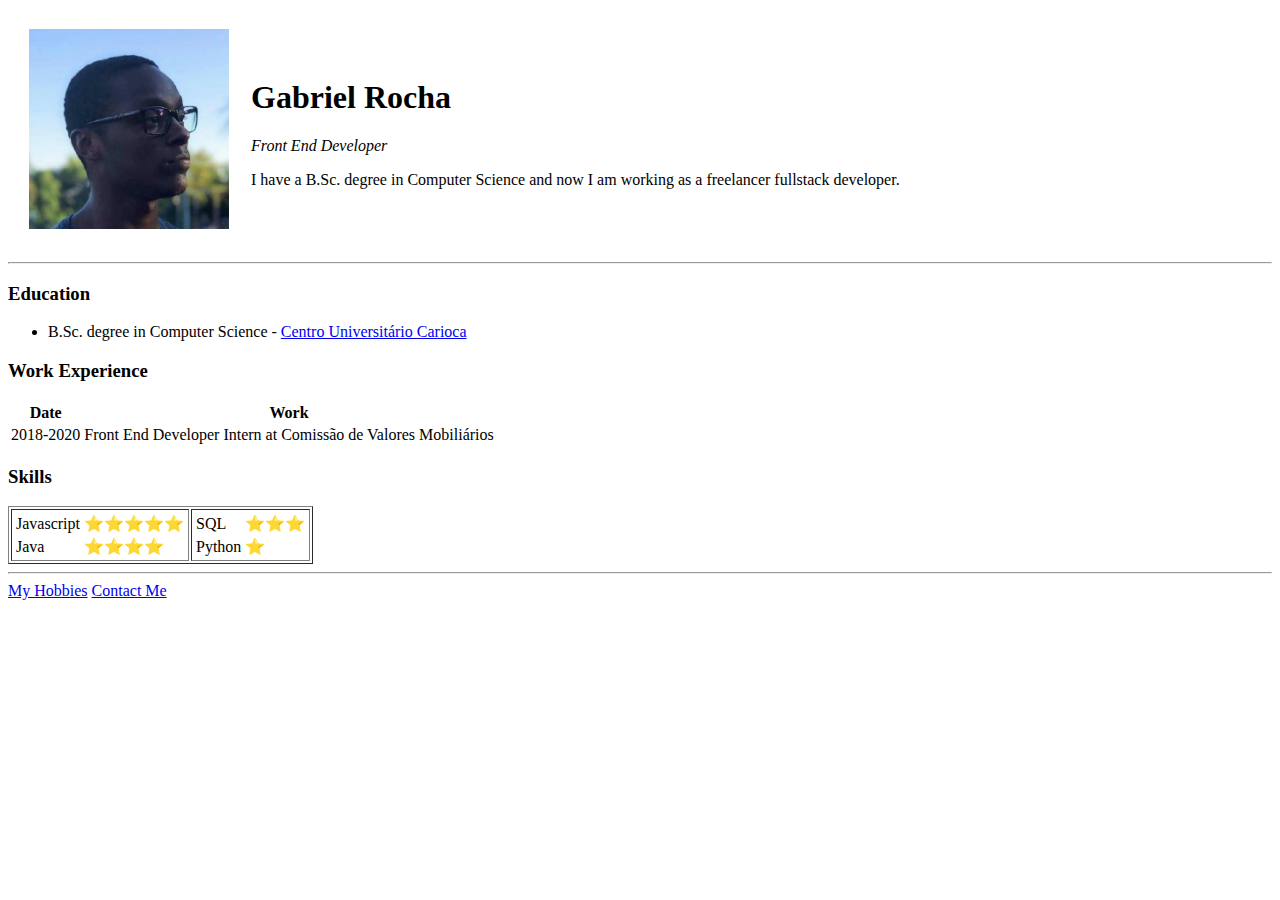
<file: projects/day042/index.html>
<!DOCTYPE html>
<html lang="en" dir="ltr">
  <head>
    <meta charset="utf-8">
    <title>Gabriel Rocha's Website</title>
  </head>
  <body>
    <table cellspacing="20">
      <tr>
        <td>
          <img src="images/gabriel.jpg" alt="Gabriel Rocha" height="200" width="200">
        </td>
        <td>
          <h1>Gabriel Rocha</h1>
          <p><em>Front End Developer</em></p>
          <p>I have a B.Sc. degree in Computer Science and now I am working as a freelancer fullstack developer.</p>
        </td>
      </tr>
    </table>
    <hr>
    <h3>Education</h3>
    <ul>
      <li>B.Sc. degree in Computer Science - <a href="https://unicarioca.edu.br/">Centro Universitário Carioca</a></li>
    </ul>
    <h3>Work Experience</h3>
    <table>
      <thead>
        <tr>
          <th>Date</th>
          <th>Work</th>
        </tr>
      </thead>
      <tbody>
        <tr>
          <td>2018-2020</td>
          <td>Front End Developer Intern at Comissão de Valores Mobiliários</td>
        </tr>
      </tbody>
    </table>
    <h3>Skills</h3>
    <table border="1">
      <tr>
        <td>
          <table>
            <tr>
              <td>Javascript</td>
              <td>⭐⭐⭐⭐⭐</td>
            </tr>
            <tr>
              <td>Java</td>
              <td>⭐⭐⭐⭐</td>
            </tr>
          </table>
        </td>
        <td>
          <table>
            <tr>
              <td>SQL</td>
              <td>⭐⭐⭐</td>
            </tr>
            <tr>
              <td>Python</td>
              <td>⭐</td>
            </tr>
          </table>
        </td>
      </tr>
    </table>
    <hr>
    <a href="hobbies.html">My Hobbies</a>
    <a href="contact.html">Contact Me</a>
  </body>
</html>
</file>
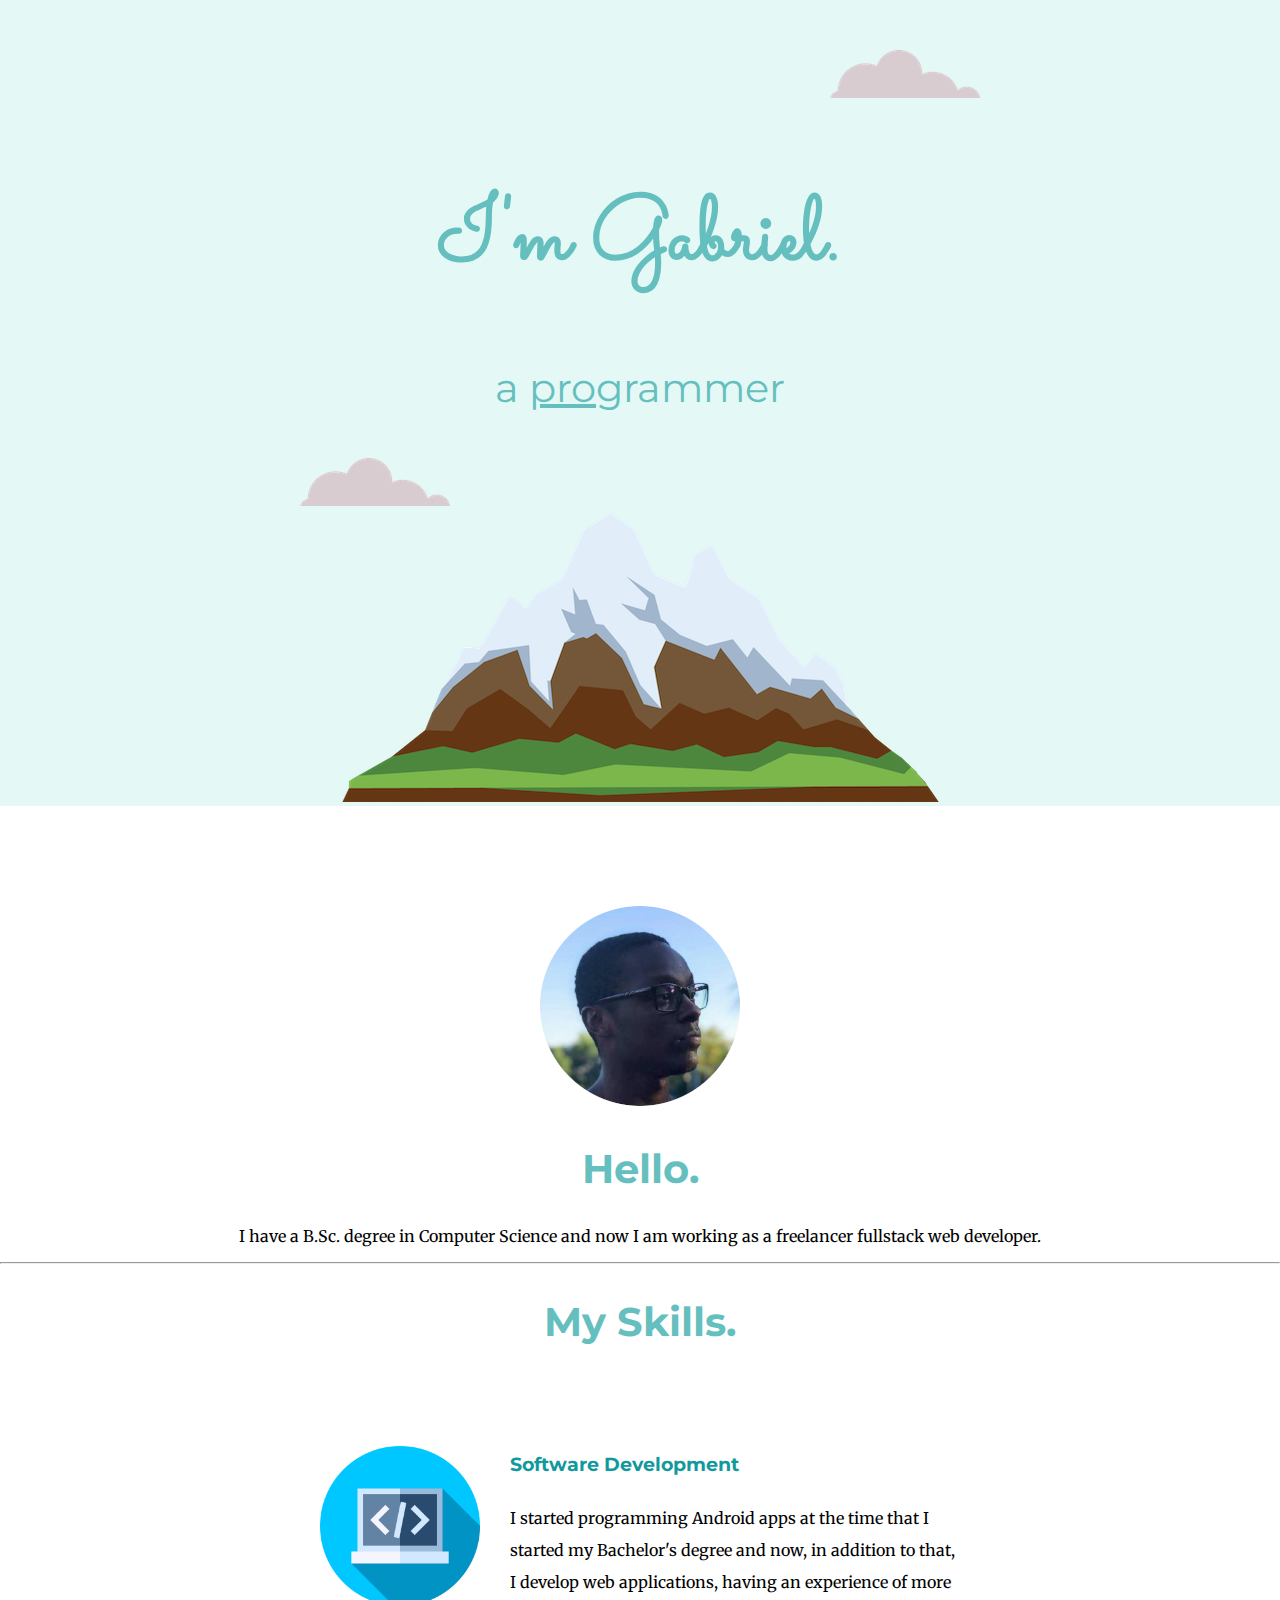
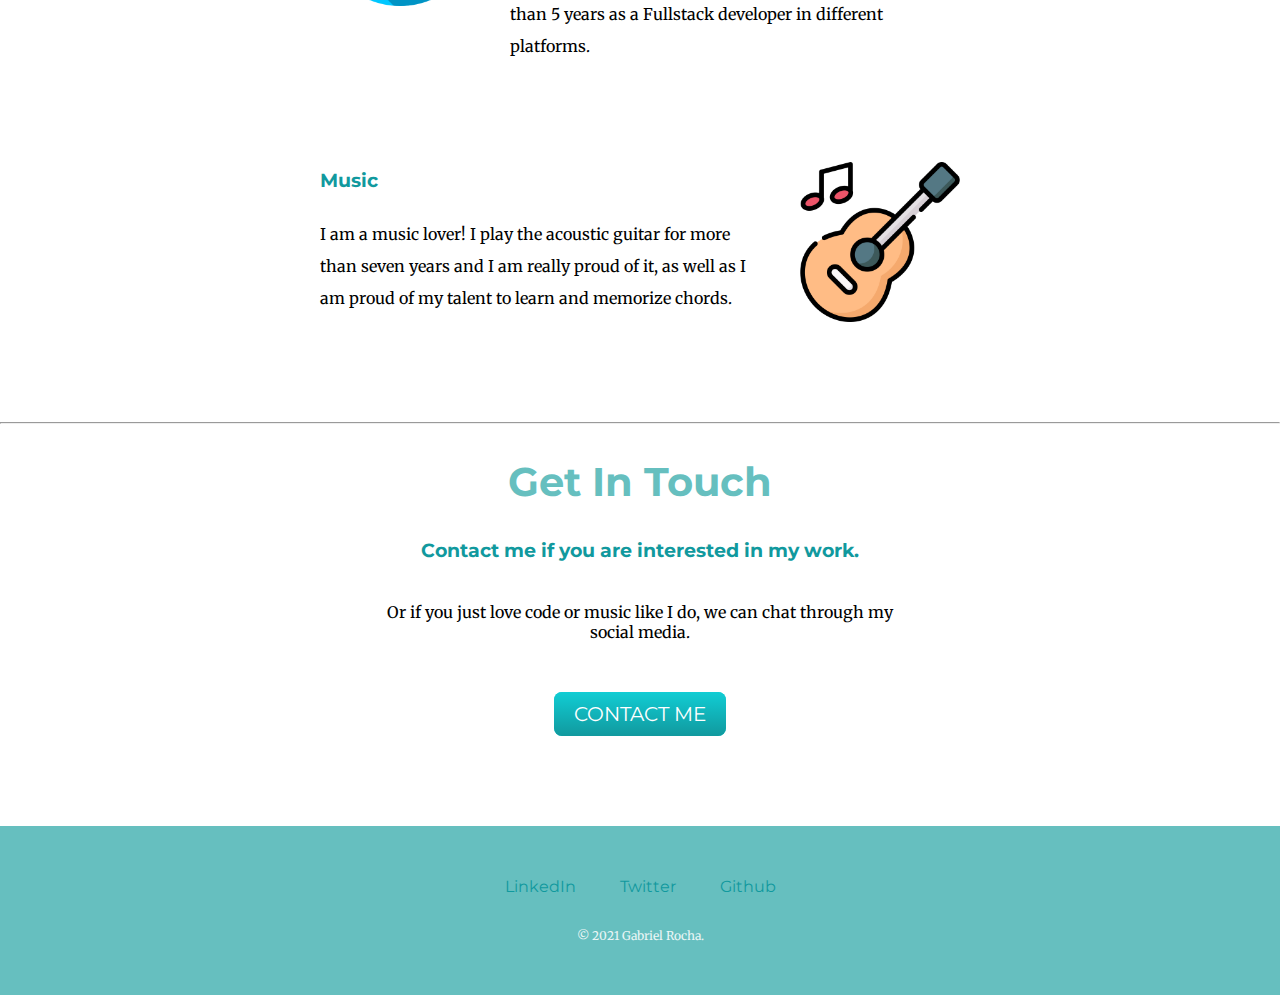
<file: projects/day044/index.html>
<!DOCTYPE html>
<html lang="en" dir="ltr">
  <head>
    <meta charset="utf-8">
    <title>Gabriel Rocha</title>
    <link rel="stylesheet" href="css/styles.css">
    <link rel="icon" href="favicon.ico">
    <link rel="preconnect" href="https://fonts.gstatic.com">
    <link href="https://fonts.googleapis.com/css2?family=Merriweather&family=Montserrat&family=Sacramento&display=swap" rel="stylesheet">
  </head>
  <body>
    <div class="top-container">
      <img class="top-cloud" src="images/cloud.png" alt="">
      <h1>I'm Gabriel.</h1>
      <h2 class="programmer">a <span class="pro">pro</span>grammer</h2>
      <img class="bottom-cloud" src="images/cloud.png" alt="">
      <img src="images/mountain.png" alt="">
    </div>

    <div class="middle-container">
      <div class="profile">
        <img src="images/gabriel.png" alt="Gabriel Rocha">
        <h2>Hello.</h2>
        <p>I have a B.Sc. degree in Computer Science and now I am working as a freelancer fullstack web developer.</p>
      </div>
      <hr>
      <div class="skills">
        <h2>My Skills.</h2>
        <div class="skill-row">
          <img class="programming-img" src="images/programming.png" alt="Programming">
          <h3>Software Development</h3>
          <p>I started programming Android apps at the time that I started my Bachelor's degree and now, in addition to that, I develop web applications, having an experience of more than 5 years as a Fullstack developer in different platforms.</p>
        </div>
        <div class="skill-row">
          <img class="guitar-img" src="images/guitar.png" alt="Guitar">
          <h3>Music</h3>
          <p>I am a music lover! I play the acoustic guitar for more than seven years and I am really proud of it, as well as I am proud of my talent to learn and memorize chords.</p>
        </div>
      </div>
      <hr class="hr-contact">
      <div class="contact-me">
        <h2>Get In Touch</h2>
        <h3>Contact me if you are interested in my work.</h3>
        <p class="contact-message">Or if you just love code or music like I do, we can chat through my social media.</p>
        <a class="btn" href="mailto:gabrielmrocha@outlook.com.br">CONTACT ME</a>
      </div>
    </div>

    <div class="bottom-container">
      <a class="footer-link" href="https://www.linkedin.com/in/gabriel-m-rocha/">LinkedIn</a>
      <a class="footer-link" href="https://twitter.com/gabrielmsrc">Twitter</a>
      <a class="footer-link" href="https://github.com/gabrielmdr">Github</a>
      <p class="copyright">© 2021 Gabriel Rocha.</p>
    </div>
  </body>
</html>
</file>
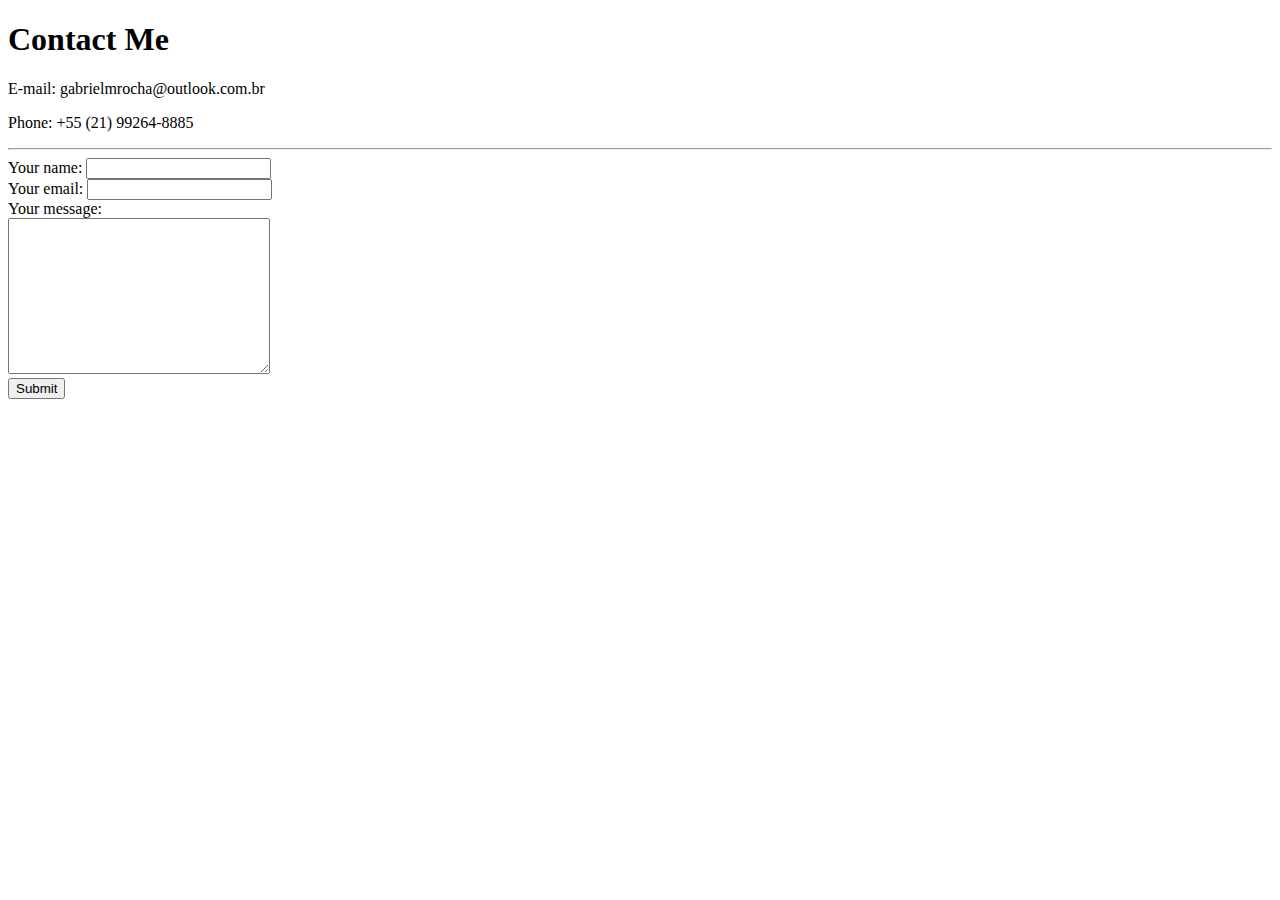
<file: projects/day042/contact.html>
<!DOCTYPE html>
<html lang="en" dir="ltr">
  <head>
    <meta charset="utf-8">
    <title>Contact Me</title>
  </head>
  <body>
    <h1>Contact Me</h1>
    <p>E-mail: gabrielmrocha@outlook.com.br</p>
    <p>Phone: +55 (21) 99264-8885</p>
    <hr>
    <form action="mailto:gabrielmrocha@outlook.com.br" method="post" enctype="text/plain">
      <label>Your name:</label>
      <input type="text" name="name" value=""><br>
      <label for="">Your email:</label>
      <input type="email" name="email" value=""><br>
      <label for="">Your message:</label><br>
      <textarea name="message" rows="10" cols="30"></textarea><br>
      <input type="submit" name="">
    </form>
  </body>
</html>
</file>
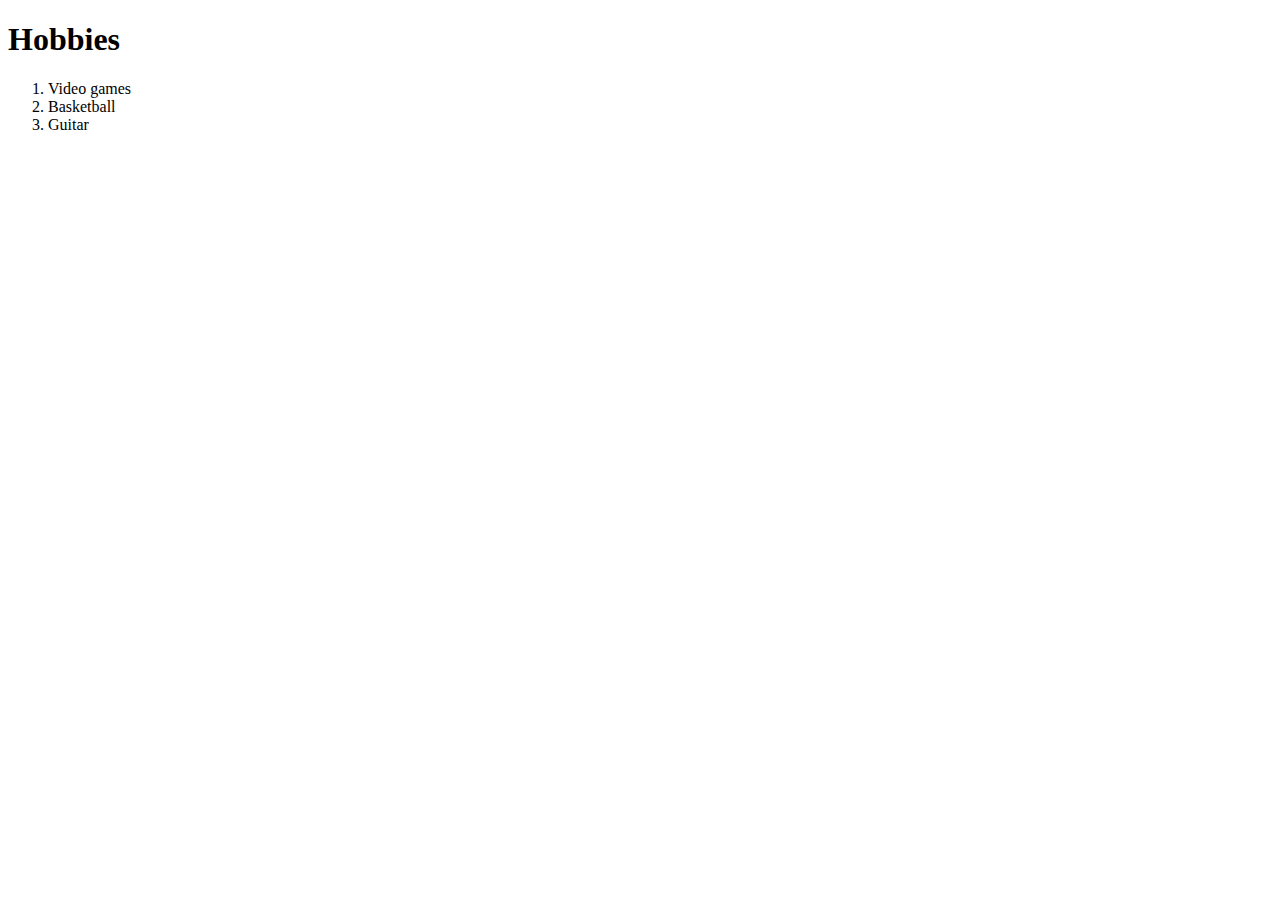
<file: projects/day042/hobbies.html>
<!DOCTYPE html>
<html lang="en" dir="ltr">
  <head>
    <meta charset="utf-8">
    <title>Hobbies</title>
  </head>
  <body>
    <h1>Hobbies</h1>
    <ol>
      <li>Video games</li>
      <li>Basketball</li>
      <li>Guitar</li>
    </ol>
  </body>
</html>
</file>
<file: projects/day044/css/styles.css>
a {
  color: #11999e;
  font-family: 'Montserrat', sans-serif;
  margin: 10px 20px;
  text-decoration: none;
}

a:hover {
  color: #EAF6F6;
}

body {
  font-family: 'Merriweather', serif;
  margin: 0;
  text-align: center;
}

h1 {
  color: #66bfbf;
  font-family: 'Sacramento', cursive;
  font-size: 5.625rem;
  line-height: 2;
  margin: 50px auto 0 auto;
}

h2 {
  color: #66bfbf;
  font-family: 'Montserrat', sans-serif;
  font-size: 2.5rem;
}

h3 {
  color: #11999e;
  font-family: 'Montserrat', sans-serif;
}

.top-cloud {
  position: absolute;
  right: 300px;
  top: 50px;
}

.bottom-cloud {
  bottom: 300px;
  left: 300px;
  position: absolute;
}

.top-container {
  background-color: #e4f9f5;
  padding-top: 100px;
  position: relative;
}

.middle-container {
  margin: 100px 0;
}

.bottom-container {
  background-color: #66bfbf;
  color: #eaf6f6;
  padding: 50px 0 20px;
}

.contact-message {
  margin: 40px auto 60px;
  width: 40%;
}

.copyright {
  color: #EAF6F6;
  font-size: 0.75rem;
  padding: 20px 0;
}

.programmer {
  font-weight: normal;
}

.guitar-img {
  float: right;
  margin-bottom: 100px;
  margin-left: 30px;
  width: 25%;
}

.hr-contact {
  clear: right;
}

.pro {
  text-decoration: underline;
}

.programming-img {
  float: left;
  margin-bottom: 100px;
  margin-right: 30px;
  width: 25%;
}

.skill-row {
  clear: both;
  line-height: 2;
  margin: 100px auto;
  text-align: left;
  width: 50%;
}

.btn {
  background: #11cdd4;
  background-image: -webkit-linear-gradient(top, #11cdd4, #11999e);
  background-image: -moz-linear-gradient(top, #11cdd4, #11999e);
  background-image: -ms-linear-gradient(top, #11cdd4, #11999e);
  background-image: -o-linear-gradient(top, #11cdd4, #11999e);
  background-image: linear-gradient(to bottom, #11cdd4, #11999e);
  -webkit-border-radius: 8;
  -moz-border-radius: 8;
  border-radius: 8px;
  font-family: 'Montserrat', sans-serif;
  color: #ffffff;
  font-size: 20px;
  padding: 10px 20px 10px 20px;
  text-decoration: none;
}

.btn:hover {
  background: #30e3cb;
  background-image: -webkit-linear-gradient(top, #30e3cb, #2bc4ad);
  background-image: -moz-linear-gradient(top, #30e3cb, #2bc4ad);
  background-image: -ms-linear-gradient(top, #30e3cb, #2bc4ad);
  background-image: -o-linear-gradient(top, #30e3cb, #2bc4ad);
  background-image: linear-gradient(to bottom, #30e3cb, #2bc4ad);
  text-decoration: none;
}
</file>
